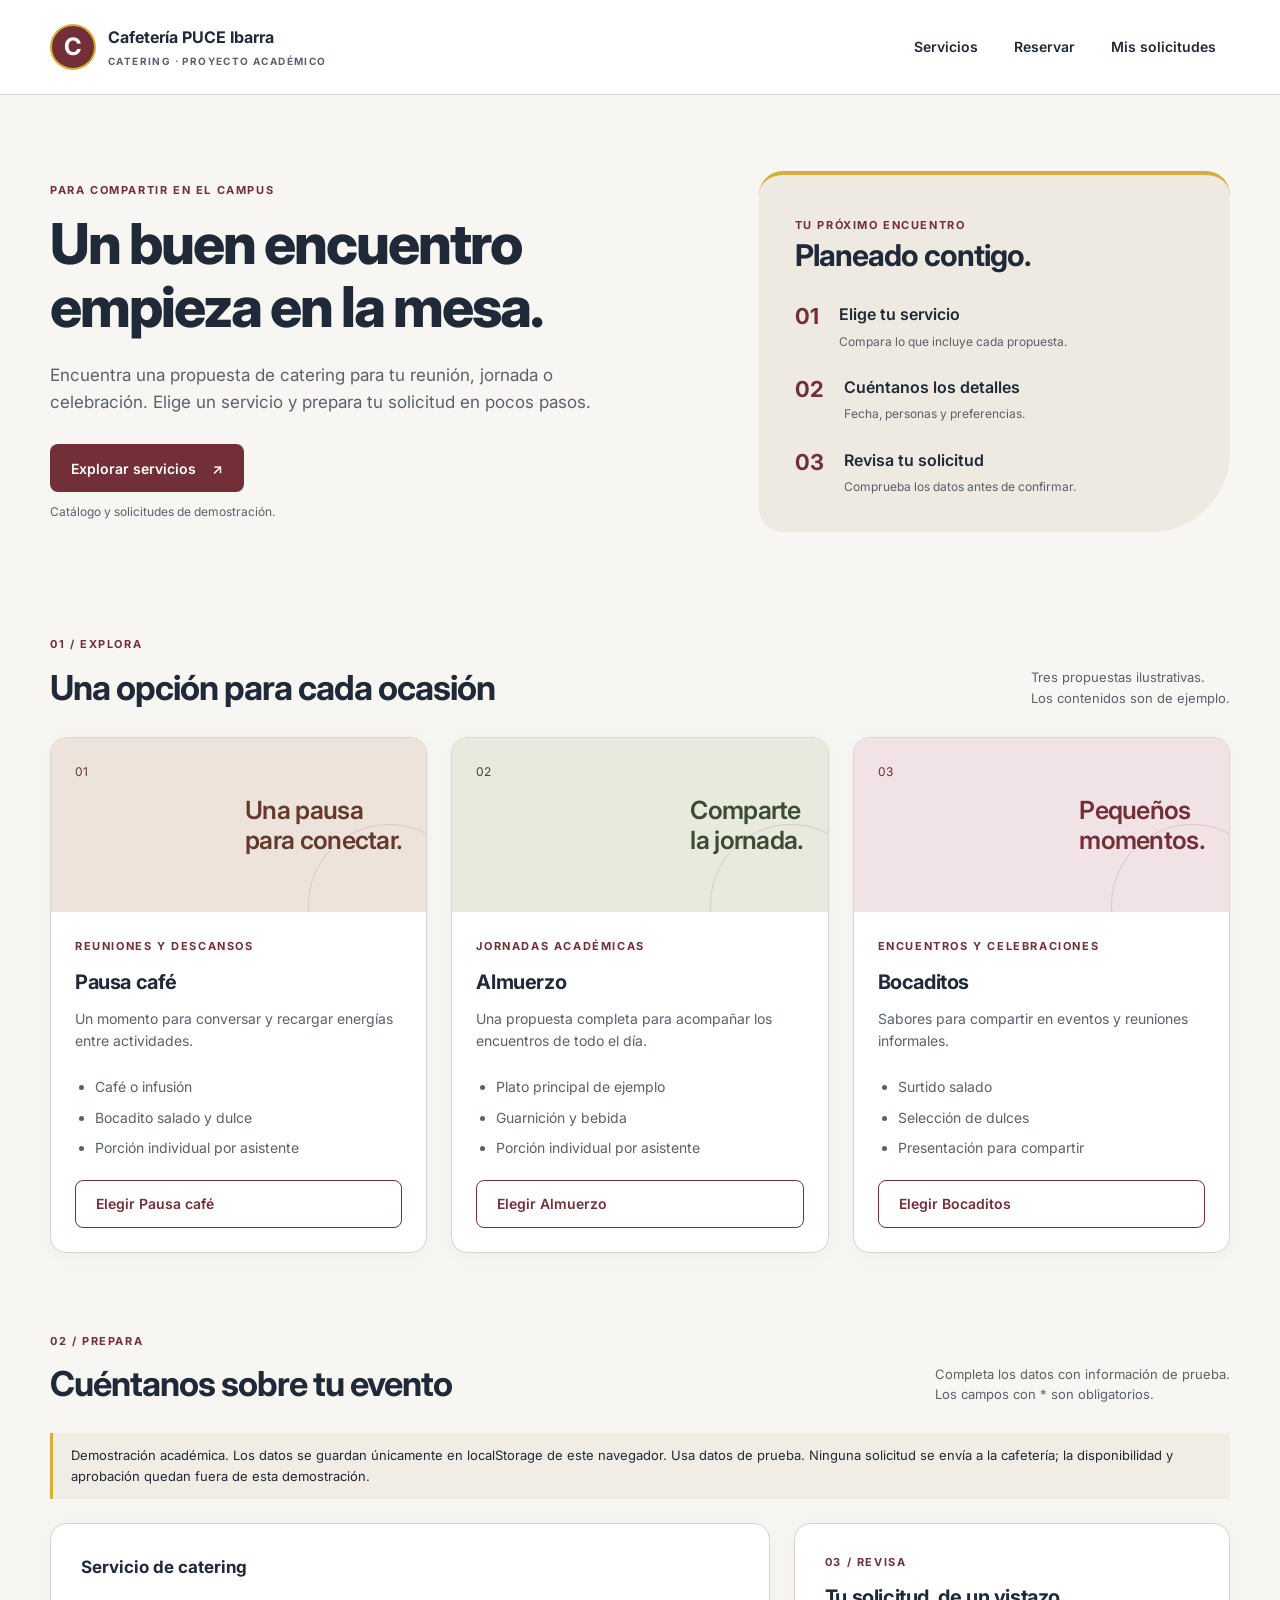
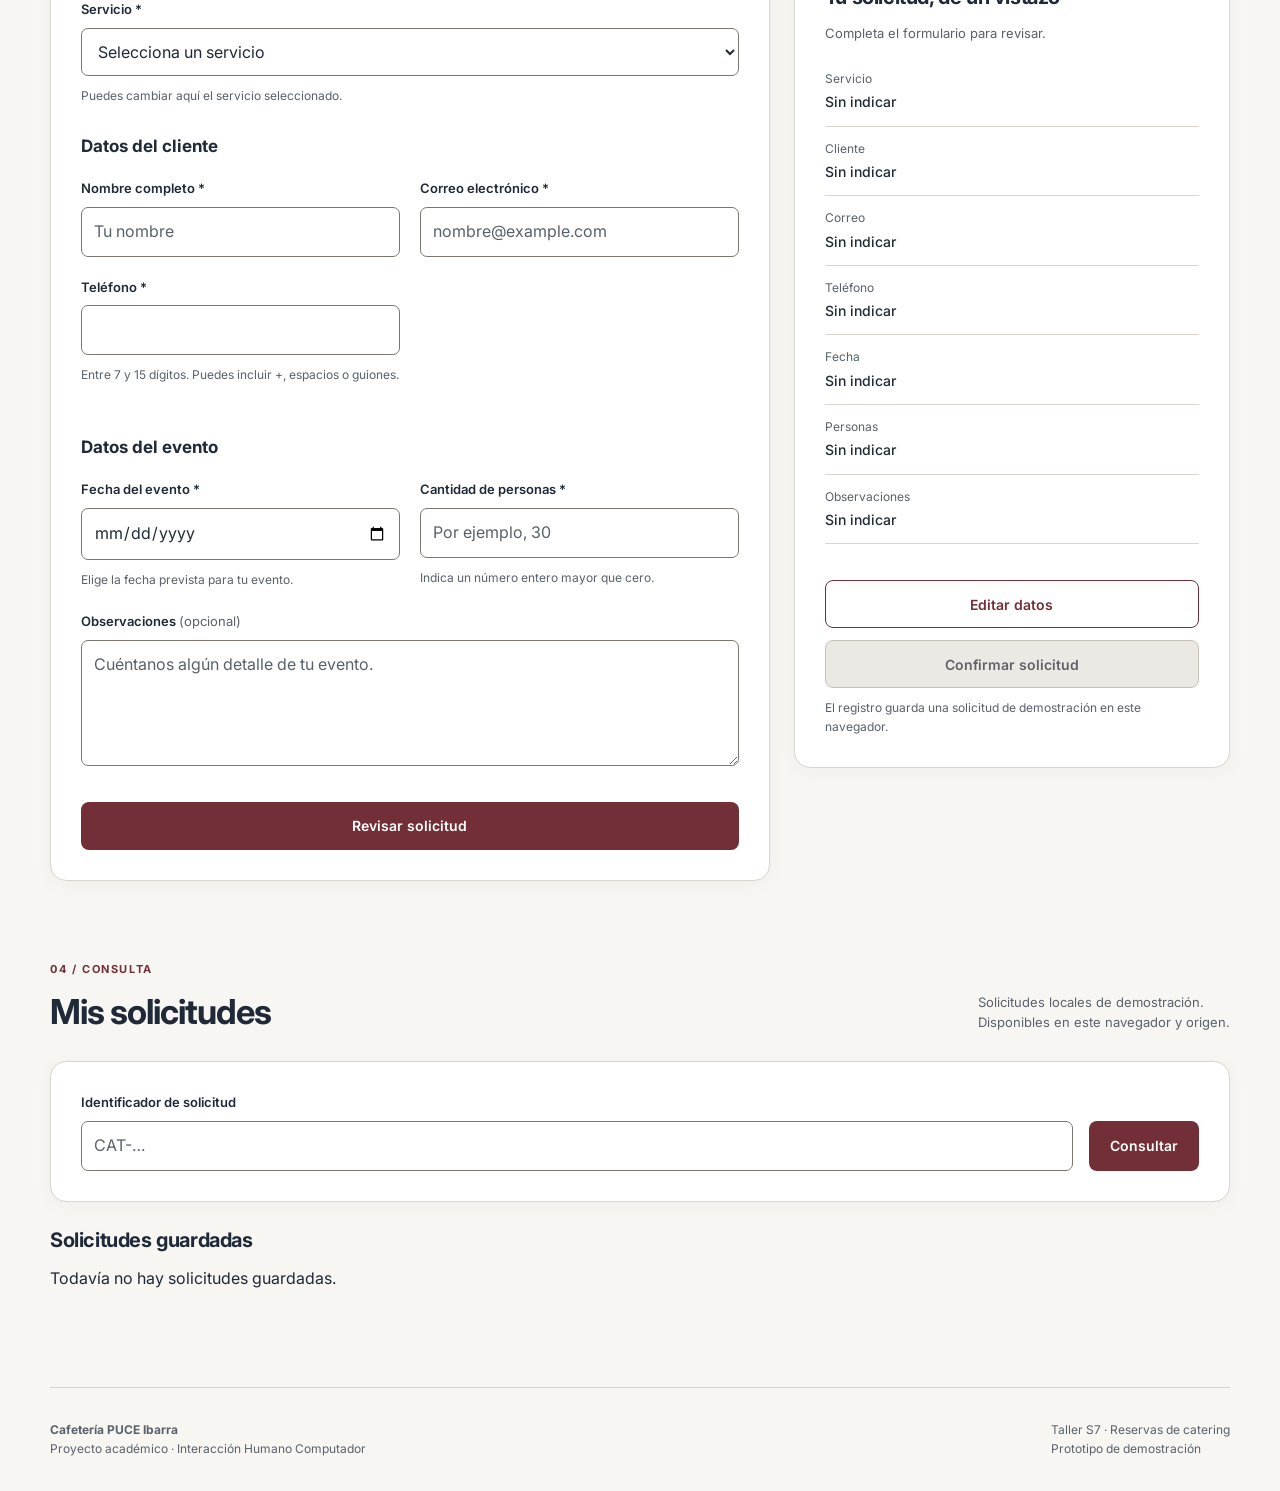
<file: index.html>
<!DOCTYPE html>
<html lang="es">
<head>
  <meta charset="UTF-8">
  <meta name="viewport" content="width=device-width, initial-scale=1.0">
  <meta name="description" content="Prototipo académico de reservas de catering de la Cafetería PUCE Ibarra.">
  <title>Catering | Cafetería PUCE Ibarra</title>
  <link rel="preconnect" href="https://fonts.googleapis.com">
  <link rel="preconnect" href="https://fonts.gstatic.com" crossorigin>
  <link href="https://fonts.googleapis.com/css2?family=Inter:wght@400;500;600;700;800&display=swap" rel="stylesheet">
  <link rel="stylesheet" href="styles.css">
  <script src="script.js" defer></script>
</head>
<body>
  <a class="skip-link" href="#contenido">Saltar al contenido</a>
  <header class="navbar">
    <a class="brand" href="#inicio"><span class="brand-mark" aria-hidden="true">C</span><span>Cafetería PUCE Ibarra<small>CATERING · PROYECTO ACADÉMICO</small></span></a>
    <nav aria-label="Navegación principal"><a href="#servicios">Servicios</a><a href="#reserva">Reservar</a><a href="#solicitudes">Mis solicitudes</a></nav>
  </header>
  <main id="contenido"><noscript><p class="demo-note">Activa JavaScript para registrar y consultar solicitudes locales.</p></noscript>
    <section class="hero container" id="inicio" aria-labelledby="titulo">
      <div><p class="eyebrow">PARA COMPARTIR EN EL CAMPUS</p><h1 id="titulo">Un buen encuentro<br>empieza en la mesa.</h1><p class="hero-copy">Encuentra una propuesta de catering para tu reunión, jornada o celebración. Elige un servicio y prepara tu solicitud en pocos pasos.</p><a class="btn btn-primary" href="#servicios">Explorar servicios <span aria-hidden="true">↗</span></a><p class="fine-print">Catálogo y solicitudes de demostración.</p></div>
      <aside class="hero-note" aria-label="Cómo solicitar catering"><span class="eyebrow">TU PRÓXIMO ENCUENTRO</span><h2>Planeado contigo.</h2><ol><li><strong>01</strong><span>Elige tu servicio<small>Compara lo que incluye cada propuesta.</small></span></li><li><strong>02</strong><span>Cuéntanos los detalles<small>Fecha, personas y preferencias.</small></span></li><li><strong>03</strong><span>Revisa tu solicitud<small>Comprueba los datos antes de confirmar.</small></span></li></ol></aside>
    </section>
    <section class="container section" id="servicios" aria-labelledby="servicios-titulo">
      <div class="section-heading"><div><p class="eyebrow">01 / EXPLORA</p><h2 id="servicios-titulo">Una opción para cada ocasión</h2></div><p>Tres propuestas ilustrativas.<br>Los contenidos son de ejemplo.</p></div>
      <!-- Adaptación de orders-grid y order-card del ejemplo docente. -->
      <div class="orders-grid">
        <article class="order-card"><div class="card-art art-coffee" aria-hidden="true"><span>01</span><span class="art-word">Una pausa<br>para conectar.</span></div><div class="card-body"><p class="eyebrow">REUNIONES Y DESCANSOS</p><h3>Pausa café</h3><p>Un momento para conversar y recargar energías entre actividades.</p><ul><li>Café o infusión</li><li>Bocadito salado y dulce</li><li>Porción individual por asistente</li></ul></div><footer class="card-footer"><button class="btn btn-outline service-choice" type="button" data-service="cafe" aria-pressed="false">Elegir Pausa café</button></footer></article>
        <article class="order-card"><div class="card-art art-lunch" aria-hidden="true"><span>02</span><span class="art-word">Comparte<br>la jornada.</span></div><div class="card-body"><p class="eyebrow">JORNADAS ACADÉMICAS</p><h3>Almuerzo</h3><p>Una propuesta completa para acompañar los encuentros de todo el día.</p><ul><li>Plato principal de ejemplo</li><li>Guarnición y bebida</li><li>Porción individual por asistente</li></ul></div><footer class="card-footer"><button class="btn btn-outline service-choice" type="button" data-service="almuerzo" aria-pressed="false">Elegir Almuerzo</button></footer></article>
        <article class="order-card"><div class="card-art art-snacks" aria-hidden="true"><span>03</span><span class="art-word">Pequeños<br>momentos.</span></div><div class="card-body"><p class="eyebrow">ENCUENTROS Y CELEBRACIONES</p><h3>Bocaditos</h3><p>Sabores para compartir en eventos y reuniones informales.</p><ul><li>Surtido salado</li><li>Selección de dulces</li><li>Presentación para compartir</li></ul></div><footer class="card-footer"><button class="btn btn-outline service-choice" type="button" data-service="bocaditos" aria-pressed="false">Elegir Bocaditos</button></footer></article>
      </div>
    </section>
    <section class="container section" id="reserva" aria-labelledby="reserva-titulo">
      <div class="section-heading"><div><p class="eyebrow">02 / PREPARA</p><h2 id="reserva-titulo">Cuéntanos sobre tu evento</h2></div><p>Completa los datos con información de prueba.<br>Los campos con * son obligatorios.</p></div>
      <p class="demo-note" id="demo-aviso">Demostración académica. Los datos se guardan únicamente en localStorage de este navegador. Usa datos de prueba. Ninguna solicitud se envía a la cafetería; la disponibilidad y aprobación quedan fuera de esta demostración.</p>
      <div class="reservation-layout">
        <form id="reserva-form" novalidate class="panel reservation-form" aria-describedby="demo-aviso">
          <fieldset><legend>Servicio de catering</legend><label for="servicio">Servicio *</label><select id="servicio" name="servicio" required><option value="">Selecciona un servicio</option><option value="cafe">Pausa café</option><option value="almuerzo">Almuerzo</option><option value="bocaditos">Bocaditos</option></select><p class="field-help">Puedes cambiar aquí el servicio seleccionado.</p></fieldset>
          <fieldset><legend>Datos del cliente</legend><div class="form-grid"><div><label for="nombre">Nombre completo *</label><input id="nombre" name="nombre" autocomplete="name" required placeholder="Tu nombre"></div><div><label for="correo">Correo electrónico *</label><input id="correo" name="correo" type="email" autocomplete="email" required placeholder="nombre@example.com"></div><div><label for="telefono">Teléfono *</label><input id="telefono" name="telefono" type="tel" autocomplete="tel" required aria-describedby="telefono-ayuda"><p id="telefono-ayuda" class="field-help">Entre 7 y 15 dígitos. Puedes incluir +, espacios o guiones.</p></div></div></fieldset>
          <fieldset><legend>Datos del evento</legend><div class="form-grid"><div><label for="fecha">Fecha del evento *</label><input id="fecha" name="fecha" type="date" required aria-describedby="fecha-ayuda"><p class="field-help" id="fecha-ayuda">Elige la fecha prevista para tu evento.</p></div><div><label for="personas">Cantidad de personas *</label><input id="personas" name="personas" type="number" min="1" step="1" required placeholder="Por ejemplo, 30" aria-describedby="personas-ayuda"><p class="field-help" id="personas-ayuda">Indica un número entero mayor que cero.</p></div></div><label for="observaciones">Observaciones <span class="optional">(opcional)</span></label><textarea id="observaciones" name="observaciones" rows="4" placeholder="Cuéntanos algún detalle de tu evento."></textarea></fieldset>
          <button id="revisar" class="btn btn-primary" type="submit">Revisar solicitud</button>
        </form>
        <aside class="panel summary" aria-labelledby="resumen-titulo"><p class="eyebrow">03 / REVISA</p><h3 id="resumen-titulo" tabindex="-1">Tu solicitud, de un vistazo</h3><p id="resumen-estado">Completa el formulario para revisar.</p><dl id="resumen-datos"></dl><button id="editar" class="btn btn-outline" type="button">Editar datos</button><button id="confirmar" class="btn btn-primary" type="button" disabled>Confirmar solicitud</button><button id="nueva" class="btn btn-outline" type="button" hidden>Nueva solicitud</button><p class="field-help">El registro guarda una solicitud de demostración en este navegador.</p></aside>
      </div>
      <section id="confirmacion" class="confirmation" aria-labelledby="confirmacion-titulo" hidden><span class="confirmation-icon" aria-hidden="true">✓</span><div><p class="eyebrow">GUARDADA EN ESTE NAVEGADOR</p><h3 id="confirmacion-titulo" tabindex="-1">Solicitud registrada</h3><p id="confirmacion-detalle"></p><p class="field-help">Los datos se recibieron de forma local. No se ha notificado a ningún negocio.</p></div><a class="btn btn-outline" href="#solicitudes">Consultar solicitud</a></section>
      <div id="mensajes" role="status" aria-live="polite" aria-atomic="true"></div>
    </section>
    <section class="container section" id="solicitudes" aria-labelledby="solicitudes-titulo"><div class="section-heading"><div><p class="eyebrow">04 / CONSULTA</p><h2 id="solicitudes-titulo">Mis solicitudes</h2></div><p>Solicitudes locales de demostración.<br>Disponibles en este navegador y origen.</p></div>
      <form id="consulta-form" class="panel" novalidate><label for="consulta-id">Identificador de solicitud</label><div class="lookup-row"><input id="consulta-id" name="identificador" required placeholder="CAT-…" aria-describedby="consulta-error"><button class="btn btn-primary" type="submit">Consultar</button></div><p id="consulta-error" class="field-error"></p></form>
      <p id="consulta-mensaje" role="status"></p><div id="resultado-consulta"></div>
      <h3>Solicitudes guardadas</h3><div id="lista-solicitudes" class="requests-grid"></div>
    </section>
  </main>
  <footer class="site-footer container"><p><strong>Cafetería PUCE Ibarra</strong><br>Proyecto académico · Interacción Humano Computador</p><p>Taller S7 · Reservas de catering<br>Prototipo de demostración</p></footer>
</body>
</html>
</file>
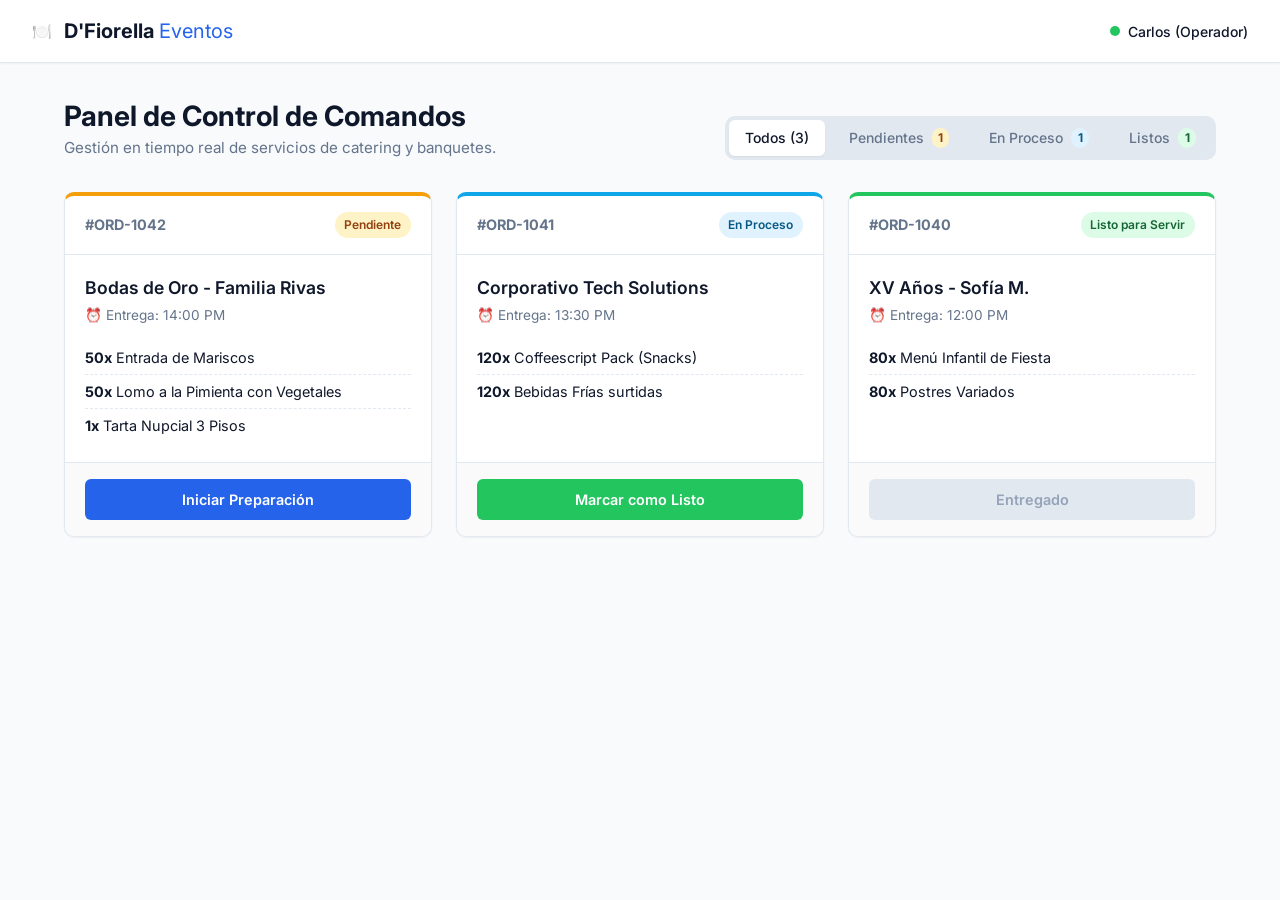
<file: referencia-original/index.html>
<!DOCTYPE html>
<html lang="es">
<head>
    <meta charset="UTF-8">
    <meta name="viewport" content="width=device-width, initial-scale=1.0">
    <title>D'Fiorella Eventos - Gestor de Pedidos</title>
    <link rel="stylesheet" href="styles.css">
    <!-- Fuente Google Fonts para jerarquía tipográfica limpia -->
    <link rel="preconnect" href="https://fonts.googleapis.com">
    <link rel="preconnect" href="https://fonts.gstatic.com" crossorigin>
    <link href="https://fonts.googleapis.com/css2?family=Inter:wght@400;500;600;700&display=swap" rel="stylesheet">
</head>
<body>

    <!-- Barra de Navegación Principal (Nielsen #1: Estado del Sistema) -->
    <header class="navbar">
        <div class="brand">
            <span class="logo-icon">🍽️</span>
            <h1>D'Fiorella <span>Eventos</span></h1>
        </div>
        <div class="user-profile">
            <span class="status-indicator online" aria-label="Estado: En línea"></span>
            <span class="user-name">Carlos (Operador)</span>
        </div>
    </header>

    <!-- Contenido Principal -->
    <main class="dashboard-container">
        
        <!-- Encabezado de la Vista y Filtros (Ley de Hick) -->
        <section class="dashboard-header">
            <div>
                <h2>Panel de Control de Comandos</h2>
                <p class="subtitle">Gestión en tiempo real de servicios de catering y banquetes.</p>
            </div>
            
            <!-- Filtros de Estado -->
            <nav class="filter-tabs" aria-label="Filtros de pedidos">
                <button class="tab-btn active">Todos (3)</button>
                <button class="tab-btn">Pendientes <span class="badge warning">1</span></button>
                <button class="tab-btn">En Proceso <span class="badge info">1</span></button>
                <button class="tab-btn">Listos <span class="badge success">1</span></button>
            </nav>
        </section>

        <!-- Cuadrícula de Pedidos (CSS Grid / Ley de Gestalt: Proximidad) -->
        <section class="orders-grid">

            <!-- Tarjeta 1: Pendiente -->
            <article class="order-card status-pending">
                <header class="card-header">
                    <span class="order-id">#ORD-1042</span>
                    <span class="status-tag tag-pending">Pendiente</span>
                </header>
                <div class="card-body">
                    <h3 class="client-name">Bodas de Oro - Familia Rivas</h3>
                    <p class="event-time">⏰ Entrega: 14:00 PM</p>
                    <ul class="items-list">
                        <li><strong>50x</strong> Entrada de Mariscos</li>
                        <li><strong>50x</strong> Lomo a la Pimienta con Vegetales</li>
                        <li><strong>1x</strong> Tarta Nupcial 3 Pisos</li>
                    </ul>
                </div>
                <footer class="card-footer">
                    <button class="btn btn-primary">Iniciar Preparación</button>
                </footer>
            </article>

            <!-- Tarjeta 2: En Proceso -->
            <article class="order-card status-processing">
                <header class="card-header">
                    <span class="order-id">#ORD-1041</span>
                    <span class="status-tag tag-processing">En Proceso</span>
                </header>
                <div class="card-body">
                    <h3 class="client-name">Corporativo Tech Solutions</h3>
                    <p class="event-time">⏰ Entrega: 13:30 PM</p>
                    <ul class="items-list">
                        <li><strong>120x</strong> Coffeescript Pack (Snacks)</li>
                        <li><strong>120x</strong> Bebidas Frías surtidas</li>
                    </ul>
                </div>
                <footer class="card-footer">
                    <button class="btn btn-success">Marcar como Listo</button>
                </footer>
            </article>

            <!-- Tarjeta 3: Listo -->
            <article class="order-card status-ready">
                <header class="card-header">
                    <span class="order-id">#ORD-1040</span>
                    <span class="status-tag tag-ready">Listo para Servir</span>
                </header>
                <div class="card-body">
                    <h3 class="client-name">XV Años - Sofía M.</h3>
                    <p class="event-time">⏰ Entrega: 12:00 PM</p>
                    <ul class="items-list">
                        <li><strong>80x</strong> Menú Infantil de Fiesta</li>
                        <li><strong>80x</strong> Postres Variados</li>
                    </ul>
                </div>
                <footer class="card-footer">
                    <button class="btn btn-secondary" disabled>Entregado</button>
                </footer>
            </article>

        </section>
    </main>

</body>
</html>
</file>
<file: styles.css>
/* Tokens y patrones de Grid, Flexbox y tarjetas adaptados del taller docente. */
:root {
  --color-primary: #722F37;
  --color-primary-hover: #59242B;
  --color-gold: #D4AF37;
  --color-surface: #FFFFFF;
  --color-bg: #F8F6F3;
  --color-text-main: #1F2937;
  --color-text-muted: #59616B;
  --color-border: #D9D4CC;
  --color-control-border: #7B7770;
  --status-new-bg: #EAF0FA;
  --status-new-text: #25456D;
  --status-review-bg: #FFF2CD;
  --status-review-text: #6C4E09;
  --status-confirmed-bg: #E8F2EB;
  --status-confirmed-text: #24553A;
  --font-family-base: 'Inter', system-ui, -apple-system, sans-serif;
  --radius-md: 16px;
  --radius-sm: 8px;
  --shadow-sm: 0 4px 18px rgb(31 41 55 / 4%);
  --shadow-md: 0 12px 30px rgb(31 41 55 / 8%);
  --space: 1.5rem;
}
* { box-sizing: border-box; }
html { scroll-padding-top: 2rem; }
body { margin: 0; background: var(--color-bg); color: var(--color-text-main); font-family: var(--font-family-base); line-height: 1.6; }
a { color: var(--color-primary); text-underline-offset: 4px; }
button, input, select, textarea { font: inherit; }
button, a, input, select, textarea { -webkit-tap-highlight-color: transparent; }
:focus-visible { outline: 3px solid var(--color-text-main); outline-offset: 4px; }
.skip-link { position: absolute; top: -100px; left: 1rem; padding: 1rem; background: white; z-index: 10; }
.skip-link:focus { top: 1rem; }
.container { width: min(1180px, calc(100% - 64px)); margin-inline: auto; }
.navbar { padding: 24px max(32px, calc((100% - 1180px) / 2)); display: flex; justify-content: space-between; align-items: center; gap: 24px; background: white; border-bottom: 1px solid var(--color-border); }
.brand { display: flex; gap: 12px; align-items: center; text-decoration: none; color: var(--color-text-main); font-weight: 700; }
.brand-mark { display: grid; place-items: center; width: 46px; height: 46px; flex-shrink: 0; border-radius: 50%; background: var(--color-primary); color: white; border: 2px solid var(--color-gold); font-size: 24px; }
.brand small { display: block; font-size: 10px; letter-spacing: 1.4px; color: var(--color-text-muted); margin-top: 2px; }
nav { display: flex; flex-wrap: wrap; gap: 8px; }
nav a { min-height: 44px; display: flex; align-items: center; padding: 8px 14px; text-decoration: none; color: var(--color-text-main); font-size: 14px; font-weight: 600; border-radius: 8px; }
nav a:hover { background: var(--color-bg); color: var(--color-primary); }
.hero { display: grid; grid-template-columns: 1.35fr 1fr; gap: 72px; align-items: center; padding-block: 76px 64px; }
.eyebrow { font-size: 11px; font-weight: 700; letter-spacing: 1.6px; color: var(--color-primary); margin: 0 0 12px; }
h1, h2, h3, p { margin-top: 0; }
h1 { font-size: clamp(2.3rem, 4.4vw, 3.7rem); line-height: 1.12; letter-spacing: -2px; margin-bottom: 24px; font-weight: 800; }
h2 { font-size: clamp(1.65rem, 2.7vw, 2.15rem); line-height: 1.25; letter-spacing: -1px; margin-bottom: 0; }
h3 { font-size: 1.25rem; line-height: 1.4; margin-bottom: 12px; letter-spacing: -.4px; }
.hero-copy { color: var(--color-text-muted); max-width: 560px; font-size: 17px; margin-bottom: 28px; }
.btn { display: inline-flex; align-items: center; justify-content: space-between; gap: 16px; min-height: 48px; padding: 12px 20px; border: 1px solid transparent; border-radius: var(--radius-sm); text-decoration: none; font-weight: 600; font-size: 14px; cursor: pointer; line-height: 1.5; }
.btn-primary { background: var(--color-primary); color: white; }
.btn-primary:hover { background: var(--color-primary-hover); }
.btn-outline { border-color: var(--color-primary); color: var(--color-primary); background: white; }
.btn-outline:hover { background: #F6EDEF; }
.btn:disabled { cursor: not-allowed; background: #ECE9E4; color: #62616A; border-color: #C6C1B9; }
.fine-print, .field-help { font-size: 12px; color: var(--color-text-muted); margin: 10px 0 0; }
.hero-note { background: #EEE9E1; border-radius: 24px 24px 80px 24px; padding: 36px; border-top: 4px solid var(--color-gold); }
.hero-note h2 { font-size: 30px; margin-bottom: 28px; }
.hero-note ol { list-style: none; padding: 0; margin: 0; }
.hero-note li { display: flex; align-items: flex-start; gap: 20px; margin-top: 24px; font-weight: 600; }
.hero-note strong { color: var(--color-primary); font-size: 22px; line-height: 1.3; }
.hero-note small { display: block; font-size: 12px; font-weight: 400; color: var(--color-text-muted); margin-top: 4px; }
.section { padding-block: 40px; }
.section-heading { display: flex; justify-content: space-between; align-items: end; gap: 24px; margin-bottom: 28px; }
.section-heading > p { font-size: 13px; color: var(--color-text-muted); margin: 0; }
.orders-grid, .requests-grid { display: grid; grid-template-columns: repeat(3, minmax(0, 1fr)); gap: var(--space); }
.order-card { background: var(--color-surface); border: 1px solid var(--color-border); border-radius: var(--radius-md); overflow: hidden; display: flex; flex-direction: column; box-shadow: var(--shadow-sm); }
.order-card:hover, .order-card:focus-within { box-shadow: var(--shadow-md); }
.card-art { height: 174px; padding: 24px; display: flex; justify-content: space-between; position: relative; overflow: hidden; }
.card-art::after { content: ''; width: 160px; height: 160px; border: 1px solid currentColor; opacity: .15; border-radius: 50%; position: absolute; right: -44px; bottom: -74px; }
.card-art > span:first-child { font-size: 12px; }
.art-word { font-weight: 600; font-size: 25px; letter-spacing: -.7px; line-height: 1.2; align-self: center; }
.art-coffee { background: #EEE3DB; color: #653A2B; }
.art-lunch { background: #E7EADD; color: #3D4B32; }
.art-snacks { background: #F0E2E5; color: var(--color-primary); }
.card-body { padding: 26px 24px 16px; flex-grow: 1; }
.card-body p:not(.eyebrow), .card-body ul { font-size: 14px; color: var(--color-text-muted); }
.card-body ul { padding-left: 20px; margin: 20px 0 0; }
.card-body li { padding-block: 4px; }
.card-footer { padding: 0 24px 24px; }
.card-footer .btn { width: 100%; }
.demo-note { border-left: 3px solid var(--color-gold); padding: 12px 18px; background: #F1EDE4; font-size: 13px; margin-bottom: 24px; }
.reservation-layout { display: grid; grid-template-columns: minmax(0, 1.65fr) minmax(0, 1fr); gap: var(--space); align-items: start; }
.panel { padding: 30px; background: white; border: 1px solid var(--color-border); border-radius: var(--radius-md); box-shadow: var(--shadow-sm); min-width: 0; }
fieldset { padding: 0; margin: 0 0 28px; border: 0; min-width: 0; }
legend { padding: 0; margin-bottom: 18px; font-weight: 700; font-size: 17px; }
label { display: block; font-size: 13px; font-weight: 600; margin-bottom: 8px; }
input, select, textarea { width: 100%; min-width: 0; min-height: 48px; border: 1px solid var(--color-control-border); border-radius: 7px; padding: 11px 12px; color: var(--color-text-main); background: white; font-size: 16px; }
textarea { resize: vertical; }
input::placeholder, textarea::placeholder { color: var(--color-text-muted); opacity: 1; }
.form-grid { display: grid; grid-template-columns: repeat(2, minmax(0, 1fr)); gap: 20px; margin-bottom: 22px; }
.optional { font-weight: 400; color: var(--color-text-muted); }
.reservation-form > .btn { width: 100%; justify-content: center; }
.example-label { display: inline-block; background: var(--color-bg); padding: 4px 10px; border-radius: 5px; font-size: 12px; color: var(--color-text-muted); }
dl { margin: 8px 0 24px; }
dl > div { padding: 12px 0; border-bottom: 1px solid var(--color-border); }
dt { font-size: 12px; color: var(--color-text-muted); }
dd { margin: 3px 0 0; font-size: 14px; font-weight: 500; overflow-wrap: anywhere; }
.summary > p:not(.eyebrow):not(.field-help):not(.example-label) { font-size: 13px; color: var(--color-text-muted); }
.summary .btn { width: 100%; justify-content: center; margin-top: 12px; }
.confirmation { display: flex; align-items: center; gap: 22px; padding: 24px; margin-top: 24px; border: 1px solid #A8BDAF; border-radius: var(--radius-md); background: var(--status-confirmed-bg); }
.confirmation-icon { border: 1px solid var(--status-confirmed-text); color: var(--status-confirmed-text); border-radius: 50%; width: 42px; height: 42px; flex-shrink: 0; display: grid; place-items: center; font-size: 22px; }
.confirmation h3 { margin-bottom: 5px; }
.confirmation p { margin-bottom: 0; font-size: 13px; }
.confirmation .eyebrow { color: var(--status-confirmed-text); font-size: 10px; margin-bottom: 6px; }
.confirmation .btn { margin-left: auto; flex-shrink: 0; }
.request-card { background: white; padding: 24px; border: 1px solid var(--color-border); border-top: 3px solid; border-radius: 12px; }
.request-card header { display: flex; justify-content: space-between; align-items: center; flex-wrap: wrap; gap: 8px; margin-bottom: 22px; }
.request-id { font-size: 12px; color: var(--color-text-muted); }
.status-tag { padding: 5px 10px; font-size: 11px; font-weight: 700; border-radius: 30px; }
.status-new { border-top-color: var(--status-new-text); }
.status-review { border-top-color: var(--color-gold); }
.status-confirmed { border-top-color: var(--status-confirmed-text); }
.tag-new { background: var(--status-new-bg); color: var(--status-new-text); }
.tag-review { background: var(--status-review-bg); color: var(--status-review-text); }
.tag-confirmed { background: var(--status-confirmed-bg); color: var(--status-confirmed-text); }
.request-card > p { font-size: 13px; color: var(--color-text-muted); }
.request-detail { border-top: 1px solid var(--color-border); padding-top: 16px; margin-bottom: 0; }
.site-footer { display: flex; justify-content: space-between; gap: 24px; border-top: 1px solid var(--color-border); padding-block: 32px; margin-top: 40px; font-size: 12px; color: var(--color-text-muted); }
.site-footer p { margin: 0; }
@media (max-width: 1000px) {
  .navbar { flex-wrap: wrap; }
  .hero { gap: 32px; }
  .reservation-layout { grid-template-columns: minmax(0, 1.35fr) minmax(0, 1fr); }
  .form-grid { grid-template-columns: 1fr; }
  .panel { padding: 24px; }
  .orders-grid, .requests-grid { gap: 16px; }
  .card-body, .card-art, .request-card { padding: 20px; }
  .card-footer { padding: 0 20px 20px; }
}
@media (max-width: 760px) {
  .hero, .reservation-layout { grid-template-columns: 1fr; }
  .hero { padding-block: 44px 24px; }
  .orders-grid, .requests-grid { grid-template-columns: 1fr; }
  .section-heading { align-items: start; flex-direction: column; gap: 14px; }
  .hero-note { padding: 28px; }
  .confirmation { flex-wrap: wrap; align-items: start; }
  .confirmation .btn { margin-left: 0; }
  .site-footer { flex-direction: column; }
  .section { padding-block: 28px; }
  .card-art { height: 150px; }
}
@media (max-width: 420px) {
  .container { width: calc(100% - 32px); }
  .navbar { padding: 20px 16px; gap: 16px; }
  .brand { font-size: 14px; }
  .brand small { font-size: 8px; }
  nav { gap: 0; width: 100%; justify-content: space-between; }
  nav a { padding-inline: 8px; font-size: 12px; }
  h1 { letter-spacing: -1.3px; }
  .panel, .confirmation { padding: 20px; }
  .confirmation .btn { width: 100%; justify-content: center; }
}

/* Selección y resultados de la demostración funcional. */
[hidden] { display: none !important; }
.order-card.is-selected { border-color: var(--color-primary); box-shadow: 0 0 0 2px var(--color-primary); }
.service-choice[aria-pressed="true"] { background: var(--color-primary); color: white; }
.field-error { color: #9A202B; font-size: 13px; margin: 6px 0; }
.field-error:empty { display: none; }
[aria-invalid="true"] { border-color: #9A202B; border-width: 2px; }
#mensajes:not(:empty) { padding: 16px; margin-top: 20px; border-left: 3px solid var(--color-primary); background: white; }
.lookup-row { display: flex; gap: 16px; }
.lookup-row input { flex: 1; }
.lookup-row .btn { flex-shrink: 0; }
#resultado-consulta { margin-bottom: 24px; }
#consulta-mensaje { margin-top: 16px; }
.request-id { overflow-wrap: anywhere; }
.status-registered { border-top-color: var(--status-confirmed-text); }
.tag-registered { background: var(--status-confirmed-bg); color: var(--status-confirmed-text); }
@media (max-width: 420px) { .lookup-row { flex-direction: column; } }

/* Permite que códigos y textos largos se ajusten en columnas estrechas. */
.confirmation > div { min-width: 0; overflow-wrap: anywhere; }
</file>
<file: referencia-original/styles.css>
/* ==========================================================================
PUCE Ibarra, Prof. Ing. Juan Carlos Armas Cárdenas
INTERACCION HUMANO COMPUTADOR
Taller S7: Metodología de construcción de interfaces gráficas   
1. DESIGN TOKENS (Variables para consistencia visual y mantenimiento)
   ========================================================================== */
:root {
    /* Paleta de Colores Primarios y Neutros */
    --color-bg: #F8FAFC;
    --color-surface: #FFFFFF;
    --color-text-main: #0F172A;
    --color-text-muted: #64748B;
    --color-border: #E2E8F0;

    /* Semántica de Estados (Nielsen #1 y Feedback Visual) */
    --color-primary: #2563EB;
    --color-primary-hover: #1D4ED8;
    
    --status-pending-bg: #FEF3C7;
    --status-pending-text: #92400E;
    --status-pending-border: #F59E0B;

    --status-process-bg: #E0F2FE;
    --status-process-text: #075985;
    --status-process-border: #0EA5E9;

    --status-ready-bg: #DCFCE7;
    --status-ready-text: #166534;
    --status-ready-border: #22C55E;

    /* Tipografía y Escalas */
    --font-family-base: 'Inter', system-ui, -apple-system, sans-serif;

    /* Elevación / Sombras (Principios Gestalt de Profundidad) */
    --shadow-sm: 0 1px 2px 0 rgba(0, 0, 0, 0.05);
    --shadow-md: 0 4px 6px -1px rgba(0, 0, 0, 0.1), 0 2px 4px -1px rgba(0, 0, 0, 0.06);
    --shadow-lg: 0 10px 15px -3px rgba(0, 0, 0, 0.1), 0 4px 6px -2px rgba(0, 0, 0, 0.05);

    /* Bordes y Transiciones */
    --radius-md: 10px;
    --radius-full: 9999px;
    --transition-fast: 0.2s ease;
}

/* ==========================================================================
   2. REINICIO Y ESTILOS BASE
   ========================================================================== */
* {
    box-sizing: border-box;
    margin: 0;
    padding: 0;
}

body {
    font-family: var(--font-family-base);
    background-color: var(--color-bg);
    color: var(--color-text-main);
    line-height: 1.5;
    -webkit-font-smoothing: antialiased;
}

/* ==========================================================================
   3. NAVEGACIÓN (HEADER)
   ========================================================================== */
.navbar {
    display: flex;
    justify-content: space-between;
    align-items: center;
    background-color: var(--color-surface);
    padding: 1rem 2rem;
    border-bottom: 1px solid var(--color-border);
    box-shadow: var(--shadow-sm);
}

.brand {
    display: flex;
    align-items: center;
    gap: 0.75rem;
}

.brand h1 {
    font-size: 1.25rem;
    font-weight: 700;
}

.brand h1 span {
    color: var(--color-primary);
    font-weight: 400;
}

.user-profile {
    display: flex;
    align-items: center;
    gap: 0.5rem;
    font-size: 0.875rem;
    font-weight: 500;
}

.status-indicator.online {
    width: 10px;
    height: 10px;
    background-color: var(--status-ready-border);
    border-radius: 50%;
    display: inline-block;
}

/* ==========================================================================
   4. LAYOUT PRINCIPAL Y DASHBOARD
   ========================================================================== */
.dashboard-container {
    max-width: 1200px;
    margin: 2rem auto;
    padding: 0 1.5rem;
}

.dashboard-header {
    display: flex;
    flex-wrap: wrap;
    justify-content: space-between;
    align-items: flex-end;
    gap: 1.5rem;
    margin-bottom: 2rem;
}

.dashboard-header h2 {
    font-size: 1.75rem;
    font-weight: 700;
}

.subtitle {
    color: var(--color-text-muted);
    font-size: 0.95rem;
}

/* Pestañas de Filtro */
.filter-tabs {
    display: flex;
    gap: 0.5rem;
    background-color: #E2E8F0;
    padding: 0.25rem;
    border-radius: var(--radius-md);
}

.tab-btn {
    border: none;
    background: transparent;
    padding: 0.5rem 1rem;
    font-family: inherit;
    font-size: 0.875rem;
    font-weight: 500;
    color: var(--color-text-muted);
    border-radius: 6px;
    cursor: pointer;
    transition: all var(--transition-fast);
    display: flex;
    align-items: center;
    gap: 0.5rem;
}

.tab-btn.active {
    background-color: var(--color-surface);
    color: var(--color-text-main);
    box-shadow: var(--shadow-sm);
}

.badge {
    padding: 0.15rem 0.4rem;
    border-radius: var(--radius-full);
    font-size: 0.75rem;
    font-weight: 700;
}

.badge.warning { background-color: var(--status-pending-bg); color: var(--status-pending-text); }
.badge.info { background-color: var(--status-process-bg); color: var(--status-process-text); }
.badge.success { background-color: var(--status-ready-bg); color: var(--status-ready-text); }

/* ==========================================================================
   5. CUADRÍCULA DE TARJETAS (CSS GRID & RESPONSIVE)
   ========================================================================== */
.orders-grid {
    display: grid;
    grid-template-columns: repeat(auto-fill, minmax(320px, 1fr));
    gap: 1.5rem;
}

/* Tarjeta de Pedido */
.order-card {
    background-color: var(--color-surface);
    border-radius: var(--radius-md);
    border: 1px solid var(--color-border);
    box-shadow: var(--shadow-sm);
    display: flex;
    flex-direction: column;
    justify-content: space-between;
    overflow: hidden;
    transition: transform var(--transition-fast), box-shadow var(--transition-fast);
}

.order-card:hover {
    transform: translateY(-4px);
    box-shadow: var(--shadow-md);
}

/* Bordes superiores de estado (Acento visual de reconocimiento rápido) */
.order-card.status-pending { border-top: 4px solid var(--status-pending-border); }
.order-card.status-processing { border-top: 4px solid var(--status-process-border); }
.order-card.status-ready { border-top: 4px solid var(--status-ready-border); }

/* Encabezado de Tarjeta */
.card-header {
    padding: 1rem 1.25rem;
    display: flex;
    justify-content: space-between;
    align-items: center;
    border-bottom: 1px solid var(--color-border);
}

.order-id {
    font-weight: 700;
    font-size: 0.9rem;
    color: var(--color-text-muted);
}

.status-tag {
    font-size: 0.75rem;
    font-weight: 600;
    padding: 0.25rem 0.6rem;
    border-radius: var(--radius-full);
}

.tag-pending { background-color: var(--status-pending-bg); color: var(--status-pending-text); }
.tag-processing { background-color: var(--status-process-bg); color: var(--status-process-text); }
.tag-ready { background-color: var(--status-ready-bg); color: var(--status-ready-text); }

/* Cuerpo de Tarjeta */
.card-body {
    padding: 1.25rem;
    flex-grow: 1;
}

.client-name {
    font-size: 1.1rem;
    font-weight: 600;
    margin-bottom: 0.25rem;
}

.event-time {
    font-size: 0.85rem;
    color: var(--color-text-muted);
    margin-bottom: 1rem;
}

.items-list {
    list-style: none;
    font-size: 0.9rem;
}

.items-list li {
    padding: 0.35rem 0;
    border-bottom: 1px dashed var(--color-border);
}

.items-list li:last-child {
    border-bottom: none;
}

/* Pie de Tarjeta y Botones (Ley de Fitts: Botones anchos y claros) */
.card-footer {
    padding: 1rem 1.25rem;
    background-color: #FAFAFA;
    border-top: 1px solid var(--color-border);
}

.btn {
    width: 100%;
    padding: 0.75rem;
    border: none;
    border-radius: 6px;
    font-family: inherit;
    font-weight: 600;
    font-size: 0.9rem;
    cursor: pointer;
    transition: background-color var(--transition-fast);
}

.btn-primary {
    background-color: var(--color-primary);
    color: white;
}

.btn-primary:hover {
    background-color: var(--color-primary-hover);
}

.btn-success {
    background-color: var(--status-ready-border);
    color: white;
}

.btn-success:hover {
    background-color: #16A34A;
}

.btn-secondary {
    background-color: #E2E8F0;
    color: #94A3B8;
    cursor: not-allowed;
}

/* ==========================================================================
   6. ADAPTABILIDAD RESPONSIVA (MOBILE FIRST / MEDIA QUERIES)
   ========================================================================== */
@media (max-width: 640px) {
    .navbar {
        flex-direction: column;
        align-items: flex-start;
        gap: 0.5rem;
    }
    
    .dashboard-header {
        flex-direction: column;
        align-items: flex-start;
    }
    
    .filter-tabs {
        width: 100%;
        overflow-x: auto;
    }
}
</file>
